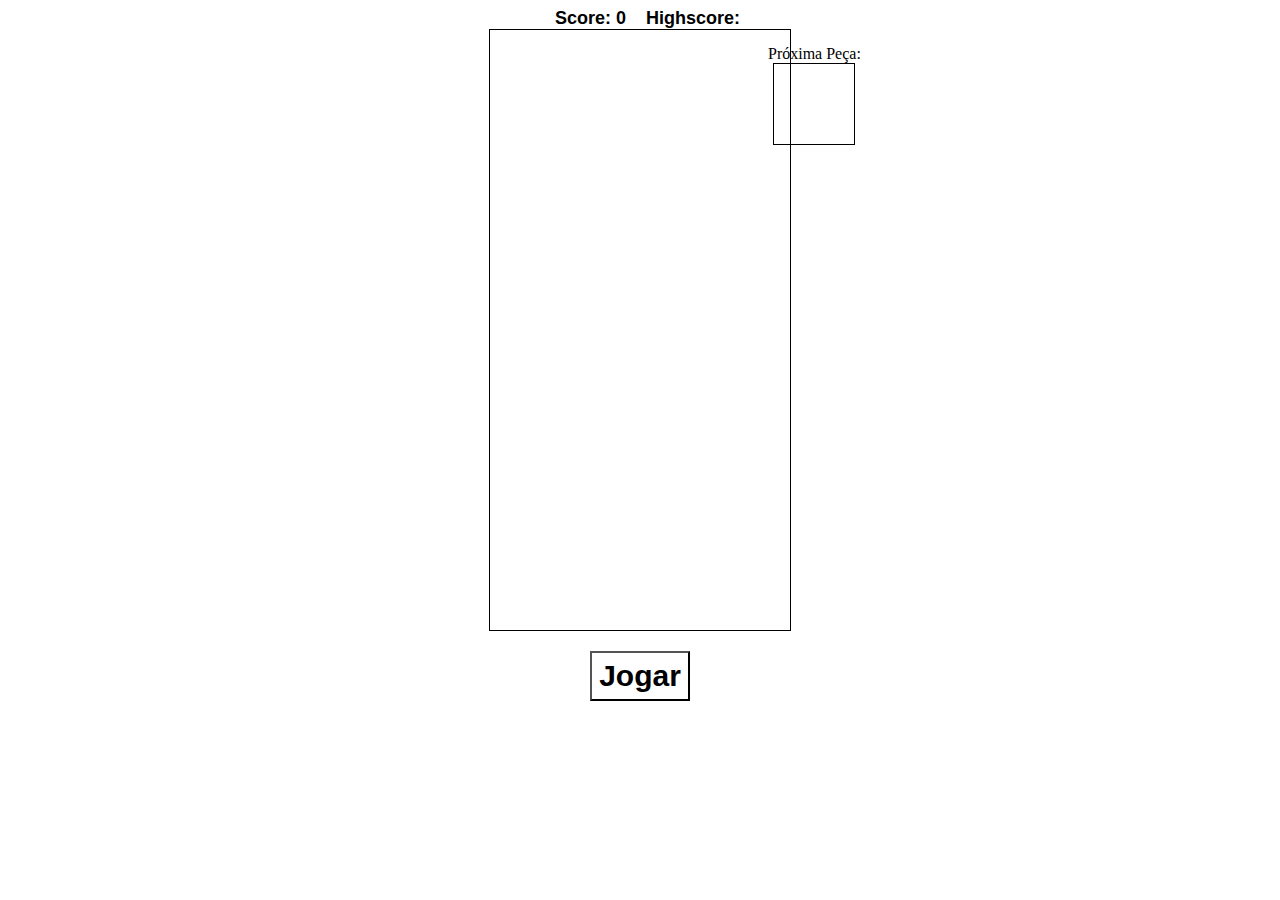
<file: index.html>
<!DOCTYPE html>
<html>
    <head>
        <title>HTML5 Tetris</title>
        <link rel='stylesheet' href='style.css' />
    </head>
    <body>
        <audio id="clearsound" src="sound/pop.ogg" preload="auto"></audio>
        <div id="score-container">
            <div>Score:</div>
            <div id="score">0</div>
            <div style="margin-left: 20px;">Highscore:</div>
            <div id="highscore"></div>
        </div>
        <canvas width="300" height="600"></canvas>
        <div class="header">
            <button id="playbutton" onclick="playButtonClicked();">Jogar</button>
            <div id="gameOverMessage">Game Over! Click to restart!</div>
        </div>
        <div id="nextPiece">
            <div>Próxima Peça:</div>
            <canvas id="nextPieceCanvas" width="80" height="80"></canvas>
        </div>
        <script src='js/tetris.js'></script>
        <script src='js/controller.js'></script>
        <script src='js/render.js'></script>
    </body>
</html>
</file>
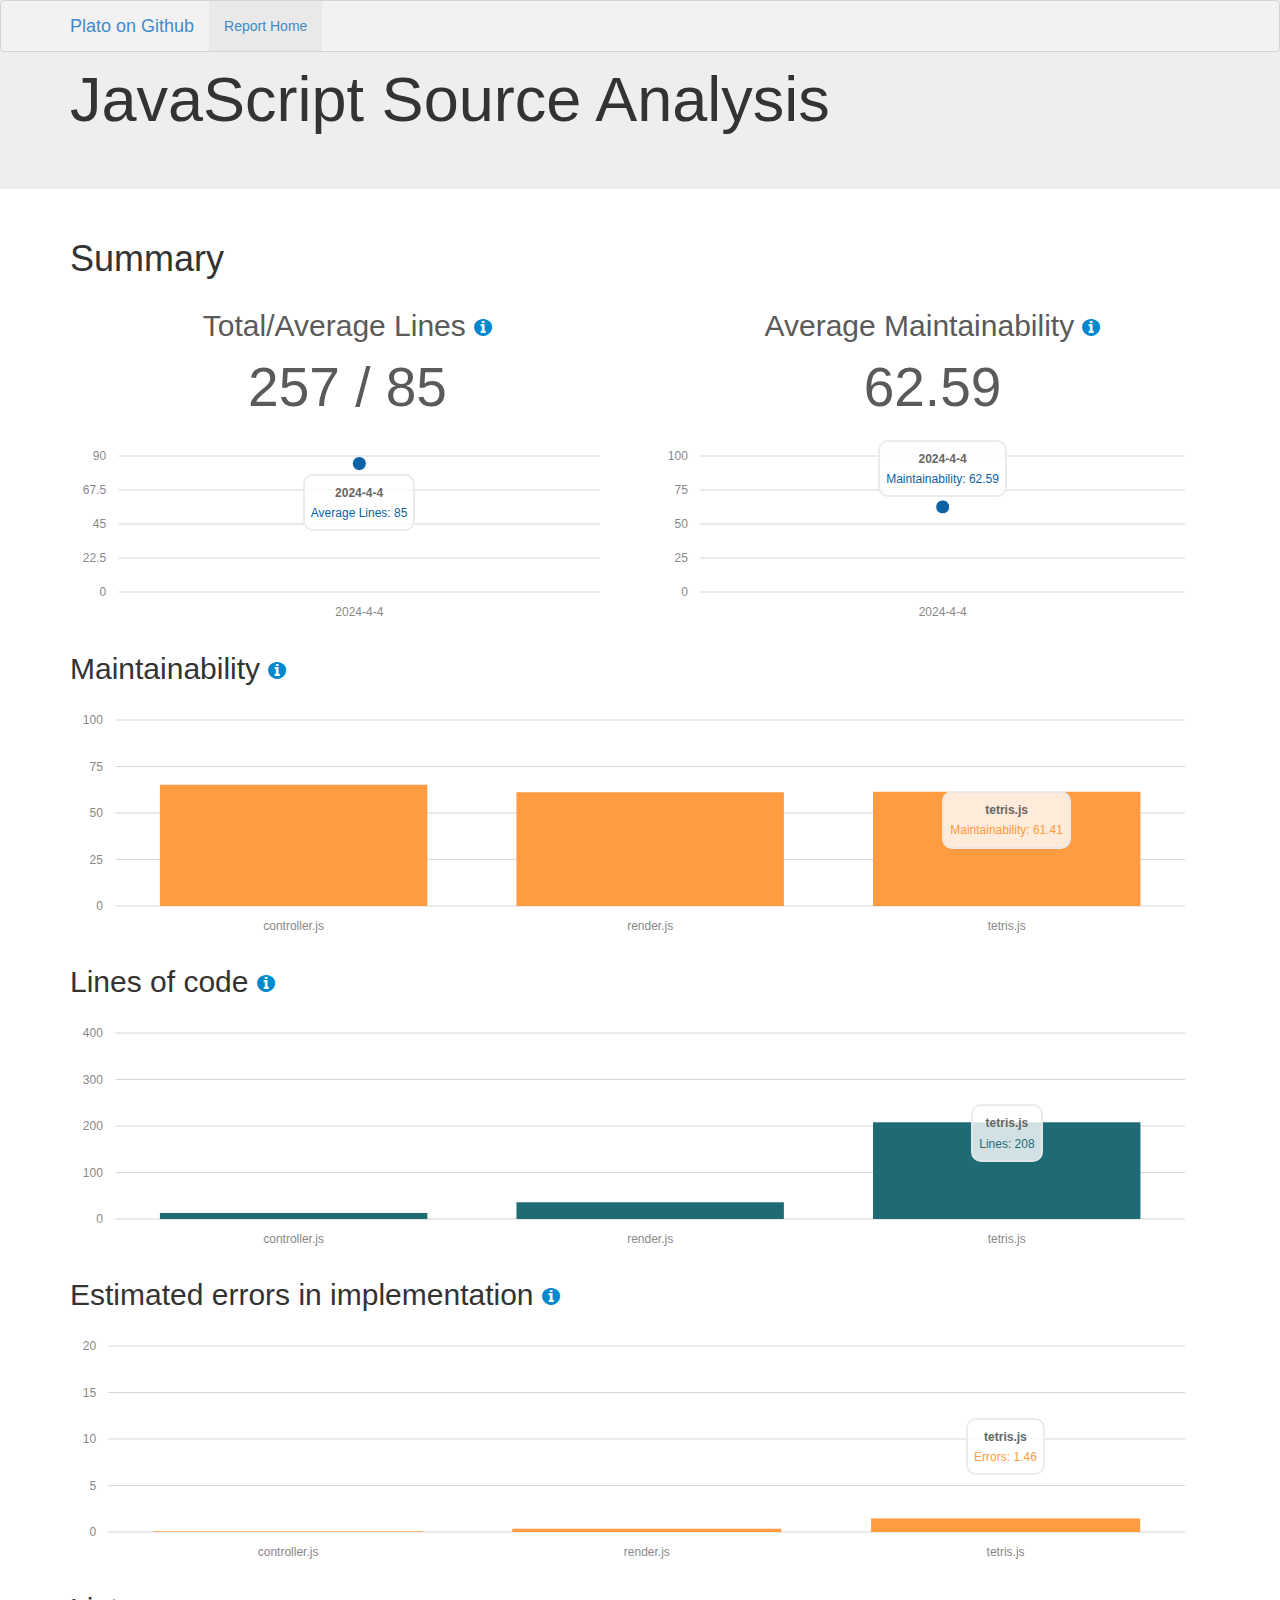
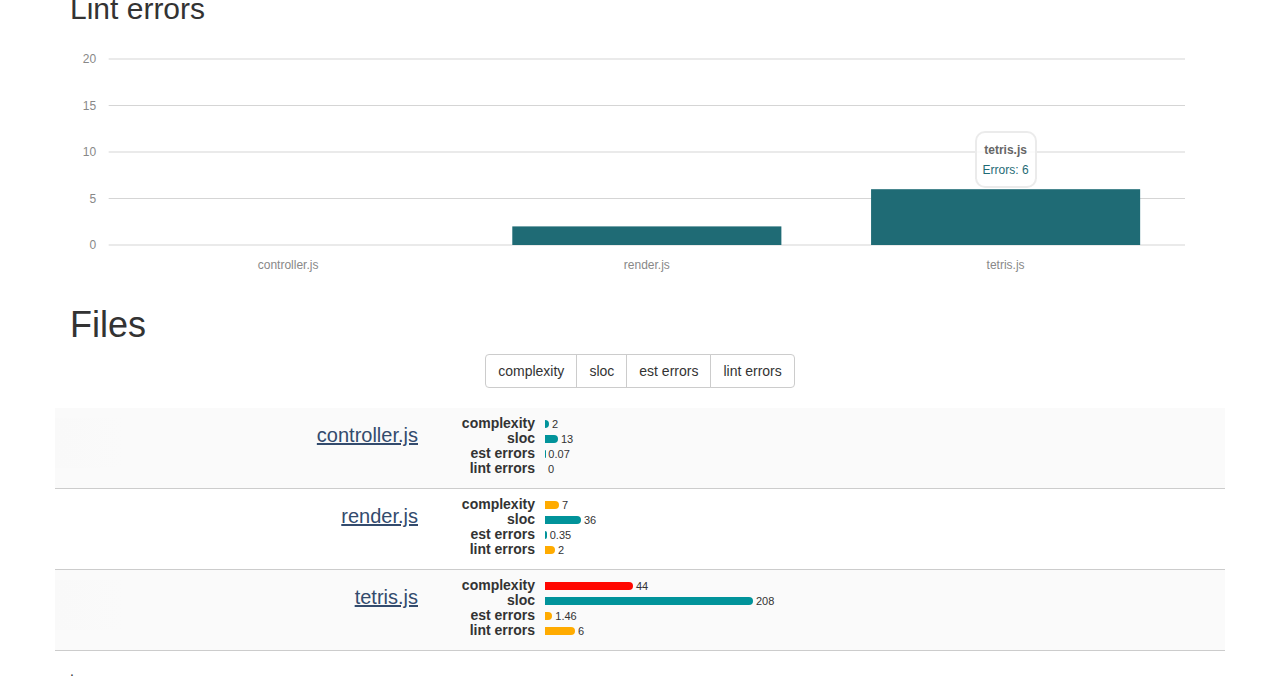
<file: js/report/index.html>
<!DOCTYPE html>
<html lang="en">
<head>
  <meta charset="utf-8">
  <title>Plato - JavaScript Introspection</title>
  <meta name="viewport" content="width=device-width, initial-scale=1.0">
  <meta name="description" content="">
  <meta name="author" content="">


  <!--[if lt IE 9]>
  <script src="http://html5shim.googlecode.com/svn/trunk/html5.js"></script>
  <![endif]-->

  <script>
    var __options = {"flags":{"complexity":{"commonjs":true,"logicalor":true,"switchcase":true,"forin":false,"trycatch":false,"newmi":true},"jshint":{}}}
  </script>

  <link href="assets/css/vendor/bootstrap.css" rel="stylesheet">
  <link href="assets/css/vendor/font-awesome.css" rel="stylesheet">
  <link href="assets/css/vendor/morris.css" rel="stylesheet">
  <link href="assets/css/plato.css" rel="stylesheet">
  <link href="assets/css/plato-overview.css" rel="stylesheet">
</head>

<body>

<div class="navbar navbar-fixed-top">
  <div class="container">
    <a class="navbar-brand" href="http://github.com/es-analysis/plato">Plato on Github</a>
    <ul class="nav navbar-nav">
      <li class="active">
        <a href="index.html">Report Home</a>
      </li>
    </ul>
  </div>
</div>

<div class="jumbotron">
  <div class="container">
    <h1>JavaScript Source Analysis</h1>
  </div>
</div>

<div class="container aggregate-stats">
  <div class="row">
    <h1 class="col-md-12">Summary</h1>
  </div>
  <div class="row">
    <div class="col-md-6">
      <h2 class="header">Total/Average Lines <i class="icon icon-info-sign" rel="popover" data-placement="top" data-trigger="hover" data-content="Source Lines of Code" data-original-title="SLOC" data-container="body"></i></h2>
      <p class="stat">257 / 85</p>
    </div>
    <div class="col-md-6">
      <h2 class="header">Average Maintainability <a href="http://blogs.msdn.com/b/codeanalysis/archive/2007/11/20/maintainability-index-range-and-meaning.aspx"><i class="icon icon-info-sign" rel="popover" data-placement="top" data-trigger="hover" data-content="A value between 0 and 100 that represents the relative ease of maintaining the code. A high value means better maintainability." data-original-title="Maintainability Index" data-container="body"></i></a></h2>
      <p class="stat">62.59</p>
    </div>
  </div>
</div>
<div class="container historical">
  <div class="row">
    <div class="col-md-6">
      <div id="chart_historical_sloc" class="chart js-chart"></div>
    </div>
    <div class="col-md-6">
      <div id="chart_historical_maint" class="chart js-chart"></div>
    </div>
  </div>
</div>


<div class="container overview">
  <div class="row">
    <h2 class="col-md-12">Maintainability <a href="http://blogs.msdn.com/b/codeanalysis/archive/2007/11/20/maintainability-index-range-and-meaning.aspx"><i class="icon icon-info-sign" rel="popover" data-placement="top" data-trigger="hover" data-content="A value between 0 and 100 that represents the relative ease of maintaining the code. A high value means better maintainability." data-original-title="Maintainability Index" data-container="body"></i></a></h2>
    <div class="col-md-12"><div id='chart_maintainability' class='chart js-chart'></div></div>
  </div>
  <div class="row">
    <h2 class="col-md-12">Lines of code <i class="icon icon-info-sign" rel="popover" data-placement="top" data-trigger="hover" data-content="Source Lines of Code" data-original-title="SLOC" data-container="body"></i></h2>
    <div class="col-md-12"><div id='chart_sloc' class='chart js-chart'></div></div>
  </div>
  <div class="row">
    <h2 class="col-md-12">Estimated errors in implementation <a href="http://en.wikipedia.org/wiki/Halstead_complexity_measures"><i class="icon icon-info-sign" rel="popover" data-placement="top" data-trigger="hover" data-content="Halstead's delivered bugs is an estimate for the number of errors in the implementation." data-original-title="Delivered Bugs" data-container="body"></i></a></h2>
    <div class="col-md-12"><div id='chart_bugs' class='chart js-chart'></div></div>
  </div>
  
  <div class="row">
    <h2 class="col-md-12">Lint errors</h2>
    <div class="col-md-12"><div id='chart_lint' class='chart js-chart'></div></div>
  </div>
  
</div>

<div class="container">
  <div class="row">
    <h1 class="col-md-12">Files</h1>
  </div>

  <div class="row">
    <div class="span12 group-header">
      <div class="btn-group">
        <button type="button" id="button-complexity" class="btn btn-default complexity">complexity</button>
        <button type="button" id="button-sloc" class="btn btn-default sloc">sloc</button>
        <button type="button" id="button-bugs" class="btn btn-default bugs">est errors</button>
        
        <button type="button" id="button-lint" class="btn btn-default lint">lint errors</button>
        
      </div>
    </div>
  </div>

  <div class="row">
    &nbsp;
  </div>

  <div class="row">
    <ul class="file-list list-unstyled">
      
      <li class="col-md-12">
        <div class="row">
          <span class="fade-left fadeout visible-large"></span>
          <span class="col-md-4 file"><a class="file-link" href="./files/controller_js/index.html">controller.js</a></span>
        <span class="col-md-8 file-chart js-file-chart"
              data-lint="0"
              data-sloc="13"
              data-bugs="0.07"
              data-complexity="2"
          ></span>
        </div>
      </li>
      
      <li class="col-md-12">
        <div class="row">
          <span class="fade-left fadeout visible-large"></span>
          <span class="col-md-4 file"><a class="file-link" href="./files/render_js/index.html">render.js</a></span>
        <span class="col-md-8 file-chart js-file-chart"
              data-lint="2"
              data-sloc="36"
              data-bugs="0.35"
              data-complexity="7"
          ></span>
        </div>
      </li>
      
      <li class="col-md-12">
        <div class="row">
          <span class="fade-left fadeout visible-large"></span>
          <span class="col-md-4 file"><a class="file-link" href="./files/tetris_js/index.html">tetris.js</a></span>
        <span class="col-md-8 file-chart js-file-chart"
              data-lint="6"
              data-sloc="208"
              data-bugs="1.46"
              data-complexity="44"
          ></span>
        </div>
      </li>
      
    </ul>
  </div>
</div>


<footer class="footer">
  <div class="container">
    <p>.</p>
  </div>
</footer>

<script type="text/javascript" src="assets/scripts/bundles/core-bundle.js"></script>
<script type="text/javascript" src="report.js"></script>
<script type="text/javascript" src="report.history.js"></script>
<script type="text/javascript" src="assets/scripts/plato-overview.js"></script>
<script type="text/javascript" src="assets/scripts/plato-sortable-file-list.js"></script>
</body>
</html>
</file>
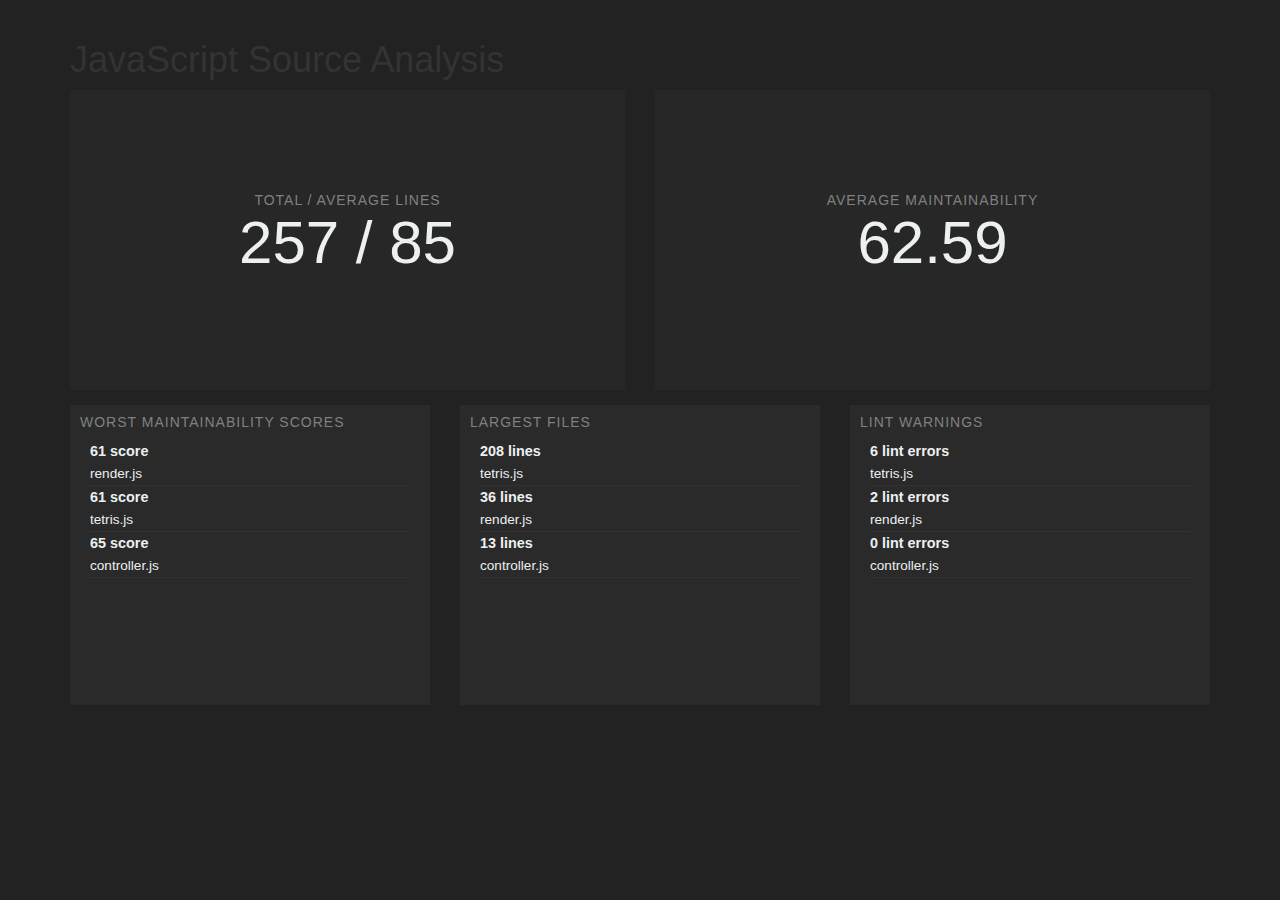
<file: js/report/display.html>
<!DOCTYPE html>
<html lang="en">
<head>
  <meta charset="utf-8">
  <title>Plato - JavaScript Introspection</title>
  <meta name="viewport" content="width=device-width, initial-scale=1.0">
  <meta name="description" content="">
  <meta name="author" content="">

  <!--[if lt IE 9]>
  <script src="http://html5shim.googlecode.com/svn/trunk/html5.js"></script>
  <![endif]-->

  <script>
    var __options = {"flags":{"complexity":{"commonjs":true,"logicalor":true,"switchcase":true,"forin":false,"trycatch":false,"newmi":true},"jshint":{}}}
  </script>

  <link href="assets/css/vendor/bootstrap.css" rel="stylesheet">
  <link href="assets/css/vendor/font-awesome.css" rel="stylesheet">
  <link href="assets/css/vendor/morris.css" rel="stylesheet">
  <link href="assets/css/plato.css" rel="stylesheet">
  <link href="assets/css/plato-display.css" rel="stylesheet">
</head>

<body>

<div class="container">
    <h1>JavaScript Source Analysis</h1>
    <div class="row">
        <div class="col-md-6">
            <div class="reportBlock lineCount">
                <div class="reportContent">
                    <small class="chart-label">Total / Average Lines</small>
                    <h1>257 / 85</h1>
                </div>
                <div id="chart_historical_sloc" class="chart js-chart"></div>
            </div>
        </div>
        <div class="col-md-6">
            <div class="reportBlock maintainability">
                <div class="reportContent">
                    <small class="chart-label">Average Maintainability</small>
                    <h1>62.59</h1>
                </div>
                <div id="chart_historical_maint" class="chart js-chart"></div>
            </div>
        </div>
    </div>

    <div class="row">
        <div class="col-md-4">
            <div class="reportBlock maintainabilityList">
                <h2 class="reportTitle">Worst Maintainability Scores</h2>
                <ul class="list-unstyled">

                    <li>
                        <strong>61 score</strong>
                        <small>render.js</small>
                    </li>

                    <li>
                        <strong>61 score</strong>
                        <small>tetris.js</small>
                    </li>

                    <li>
                        <strong>65 score</strong>
                        <small>controller.js</small>
                    </li>

                </ul>
            </div>
        </div>
        <div class="col-md-4">
            <div class="reportBlock locList">
                <h2 class="reportTitle">Largest Files</h2>
                <ul class="list-unstyled">

                    <li>
                        <strong>208 lines</strong>
                        <small>tetris.js</small>
                    </li>

                    <li>
                        <strong>36 lines</strong>
                        <small>render.js</small>
                    </li>

                    <li>
                        <strong>13 lines</strong>
                        <small>controller.js</small>
                    </li>

                </ul>
            </div>
        </div>
        
        <div class="col-md-4">
            <div class="reportBlock lintList">
                <h2 class="reportTitle">Lint Warnings</h2>
                <ul class="list-unstyled">

                    <li>
                        <strong>6 lint errors</strong>
                        <small>tetris.js</small>
                   </li>

                    <li>
                        <strong>2 lint errors</strong>
                        <small>render.js</small>
                   </li>

                    <li>
                        <strong>0 lint errors</strong>
                        <small>controller.js</small>
                   </li>

                </ul>
            </div>
        </div>
        
    </div>
</div>

<script type="text/javascript" src="assets/scripts/bundles/core-bundle.js"></script>
<script type="text/javascript" src="report.js"></script>
<script type="text/javascript" src="report.history.js"></script>
<script type="text/javascript" src="assets/scripts/plato-display.js"></script>

</body>
</html>
</file>
<file: style.css>
canvas {
    display: block;
    margin: auto;
    border: 1px solid black;
}

#playbutton {
    width: 100px;
    height: 50px;
    display: block;
    font-family: Arial, sans-serif;
    font-size: 30px;
    font-weight: bold;
    background-color: white;
    cursor: pointer;
    margin-top: 10px;
}

.header {
    display: flex;
    justify-content: center;
    align-items: center;
    margin: 10px auto 0;
}

#score-container {
    display: flex;
    justify-content: center;
    align-items: center;    
    font-family: Arial, sans-serif;
    font-size: 18px;
    margin-left: 20px;
    font-weight: bold;
}

#score {
    margin-left: 5px;
}

#highscore {
    margin-left: 5px;
}

#gameOverMessage {
    display: none;
    position: absolute;
    top: 50%;
    left: 50%;
    transform: translate(-50%, -50%);
    font-size: 24px;
    color: white;
    background-color: rgba(0, 0, 0, 0.8);
    padding: 20px;
    border-radius: 10px;
}

#nextPieceCanvas {
    border: 1px solid black;
}

#nextPiece {
    position: absolute;
    top: 5%;
    left: 60%;
    text-align: center;
}
</file>
<file: js/report/assets/css/vendor/morris.css>
.morris-hover{position:absolute;z-index:1000;}.morris-hover.morris-default-style{border-radius:10px;padding:6px;color:#666;background:rgba(255, 255, 255, 0.8);border:solid 2px rgba(230, 230, 230, 0.8);font-family:sans-serif;font-size:12px;text-align:center;}.morris-hover.morris-default-style .morris-hover-row-label{font-weight:bold;margin:0.25em 0;}
.morris-hover.morris-default-style .morris-hover-point{white-space:nowrap;margin:0.1em 0;}
</file>
<file: js/report/assets/css/plato.css>
body {
}

.navbar {
  margin-bottom:0;
  padding: 0 20px;
  background-color: #f2f2f2;
  background-image: none;
  border: 1px solid #d4d4d4;
  border-radius: 4px;
  -webkit-box-shadow: none;
  box-shadow: none;
  line-height:10px;
}

.navbar-nav > .active > a {
  background-color: rgb(233, 233, 233);
}

a:visited {
  fill:inherit;
}

.jumbotron {
  color:#333;
}

li {
  line-height: 10px;
}

/* Landscape phone to portrait tablet */
@media (max-width: 767px) {
  .jumbotron h1 {
    font-size: 40px;
  }
}

.aggregate-stats {

}

.group-header {
  text-align:center;
}


.aggregate-stats .header {
  text-align: center;
  color: #5a5a5a;
  font-weight:lighter;
}

.aggregate-stats .stat {
  text-align: center;
  color: #5a5a5a;
  font-size:55px;
  line-height:70px;
}

i.icon[rel=popover] {
  font-size:23px;
  color: #0088cc;
}

.popover {
  z-index:100000;
}
</file>
<file: js/report/assets/css/plato-overview.css>
.chart {
  margin: 0 auto;
  height: 200px;
}

.overview .chart {
  height: 250px;
}

.historical .chart {
  height:200px;
}

.chart rect {
  cursor:pointer;
}

.file-list li {
  border-bottom:1px solid #ccc;
  padding-bottom:10px;
  padding-top:10px;
}

.file-list li:nth-child(odd) {
  background-color: hsl(0, 0%, 98%);
}

.fade-left {
  background: -moz-linear-gradient(left,  rgba(255,255,255,1) 0%, rgba(255,255,255,0) 100%); /* FF3.6+ */
  background: -webkit-gradient(linear, left top, right top, color-stop(0%,rgba(255,255,255,1)), color-stop(100%,rgba(255,255,255,0))); /* Chrome,Safari4+ */
  background: -webkit-linear-gradient(left,  rgba(255,255,255,1) 0%,rgba(255,255,255,0) 100%); /* Chrome10+,Safari5.1+ */
  background: -o-linear-gradient(left,  rgba(255,255,255,1) 0%,rgba(255,255,255,0) 100%); /* Opera 11.10+ */
  background: -ms-linear-gradient(left,  rgba(255,255,255,1) 0%,rgba(255,255,255,0) 100%); /* IE10+ */
  background: linear-gradient(to right,  rgba(255,255,255,1) 0%,rgba(255,255,255,0) 100%); /* W3C */
  filter: progid:DXImageTransform.Microsoft.gradient( startColorstr='#ffffff', endColorstr='#00ffffff',GradientType=1 ); /* IE6-9 */
}

.file-list li:nth-child(odd) .fade-left {
  background: -moz-linear-gradient(left,  rgba(249,249,249,1) 0%, rgba(255,255,255,0) 100%); /* FF3.6+ */
  background: -webkit-gradient(linear, left top, right top, color-stop(0%,rgba(249,249,249,1)), color-stop(100%,rgba(255,255,255,0))); /* Chrome,Safari4+ */
  background: -webkit-linear-gradient(left,  rgba(249,249,249,1) 0%,rgba(255,255,255,0) 100%); /* Chrome10+,Safari5.1+ */
  background: -o-linear-gradient(left,  rgba(249,249,249,1) 0%,rgba(255,255,255,0) 100%); /* Opera 11.10+ */
  background: -ms-linear-gradient(left,  rgba(249,249,249,1) 0%,rgba(255,255,255,0) 100%); /* IE10+ */
  background: linear-gradient(to right,  rgba(249,249,249,1) 0%,rgba(255,255,255,0) 100%); /* W3C */
  filter: progid:DXImageTransform.Microsoft.gradient( startColorstr='#f9f9f9', endColorstr='#00ffffff',GradientType=1 ); /* IE6-9 */
}

.fadeout {
  position: absolute;
  height: 50px;
  z-index: 10;
  float: left;
  width:70px
}

.file {
  white-space: nowrap;
}


.file-link {
  text-align: right;
  direction: rtl;
  overflow: hidden;
  height:40px;
  font-size:20px;
  color: #334B6D;
  display:block;
  padding:12px 12px 12px 0;
  text-decoration: underline;
}

.file-link:hover {
  color: #3B71B1;
}

.file-chart label {
  width: 75px;
  text-align: right;
  margin-right: 10px;
}

.file-chart .chart-value {
  margin-left: 3px;
  font-size:11px;
}

.horizontal-bar {
  display:inline-block;
  height:8px;
  border-radius: 0 4px 4px 0;
}

.threshold-0 .horizontal-bar {
  background-color: #01939A;
}
.threshold-1 .horizontal-bar {
  background-color: #FFAB00;
}
.threshold-2 .horizontal-bar {
  background-color: #FF0700;
}


@media (max-width: 767px) {
  .file-link {
    text-align: center;
  }
}

.complexity, .sloc, .bugs, .lint {
  font-weight: normal;
}

.on { /* marking 'sorting buttons' active */
  font-weight: bold;
}
</file>
<file: js/report/assets/css/plato-display.css>
body {
  background: #222222;
  margin: 20px;
}

.reportBlock {
  background: #34495e;
  color: #ecf0f1;
  height: 300px;
  position: relative;
}

.chart {
  width: 100%;
  height: 300px;
  position: absolute;
  top: 0; left: 0;
  z-index: 0;
}

.reportContent {
  z-index: 10;
  position: absolute;
  top: 0; left: 0;
  width: 100%;
}

h2.reportTitle {
  position: absolute;
  top: 0;
  left: 0;
  color: #7F8181;
  font-size: 14px;
  font-weight: 200;
  padding: 10px;
  margin: 0;
  text-transform: uppercase;
  letter-spacing: 1px;
}

.reportBlock.lineCount { background-color: #272727; }
.reportBlock.maintainability { background-color: #272727; }
.reportBlock.maintainabilityList,
.reportBlock.locList,
.reportBlock.lintList {
  background-color: #2A2A2A;
  margin-top: 15px;
  padding: 20px 5px;
}

.reportBlock .chart-label {
  display: block;
  padding-top: 100px;
  text-align: center;
  color: #7F8181;
  font-size: 14px;
  font-weight: 200;
  text-transform: uppercase;
  letter-spacing: 1px;
}

.reportBlock strong {
  display: block;
  font-size: 90%;
}

.reportBlock li {
  border-bottom: 1px solid #323232;
}

.reportBlock h1 {
  margin: 0;
  font-size: 60px;
  text-align: center;
}

.reportBlock ul {
  margin: 15px !important;
}
.reportBlock h3 {
  margin: 5px 15px 0;
}

.reportBlock li {
  line-height: 22px;
  font-size: 16px;
}
</file>
